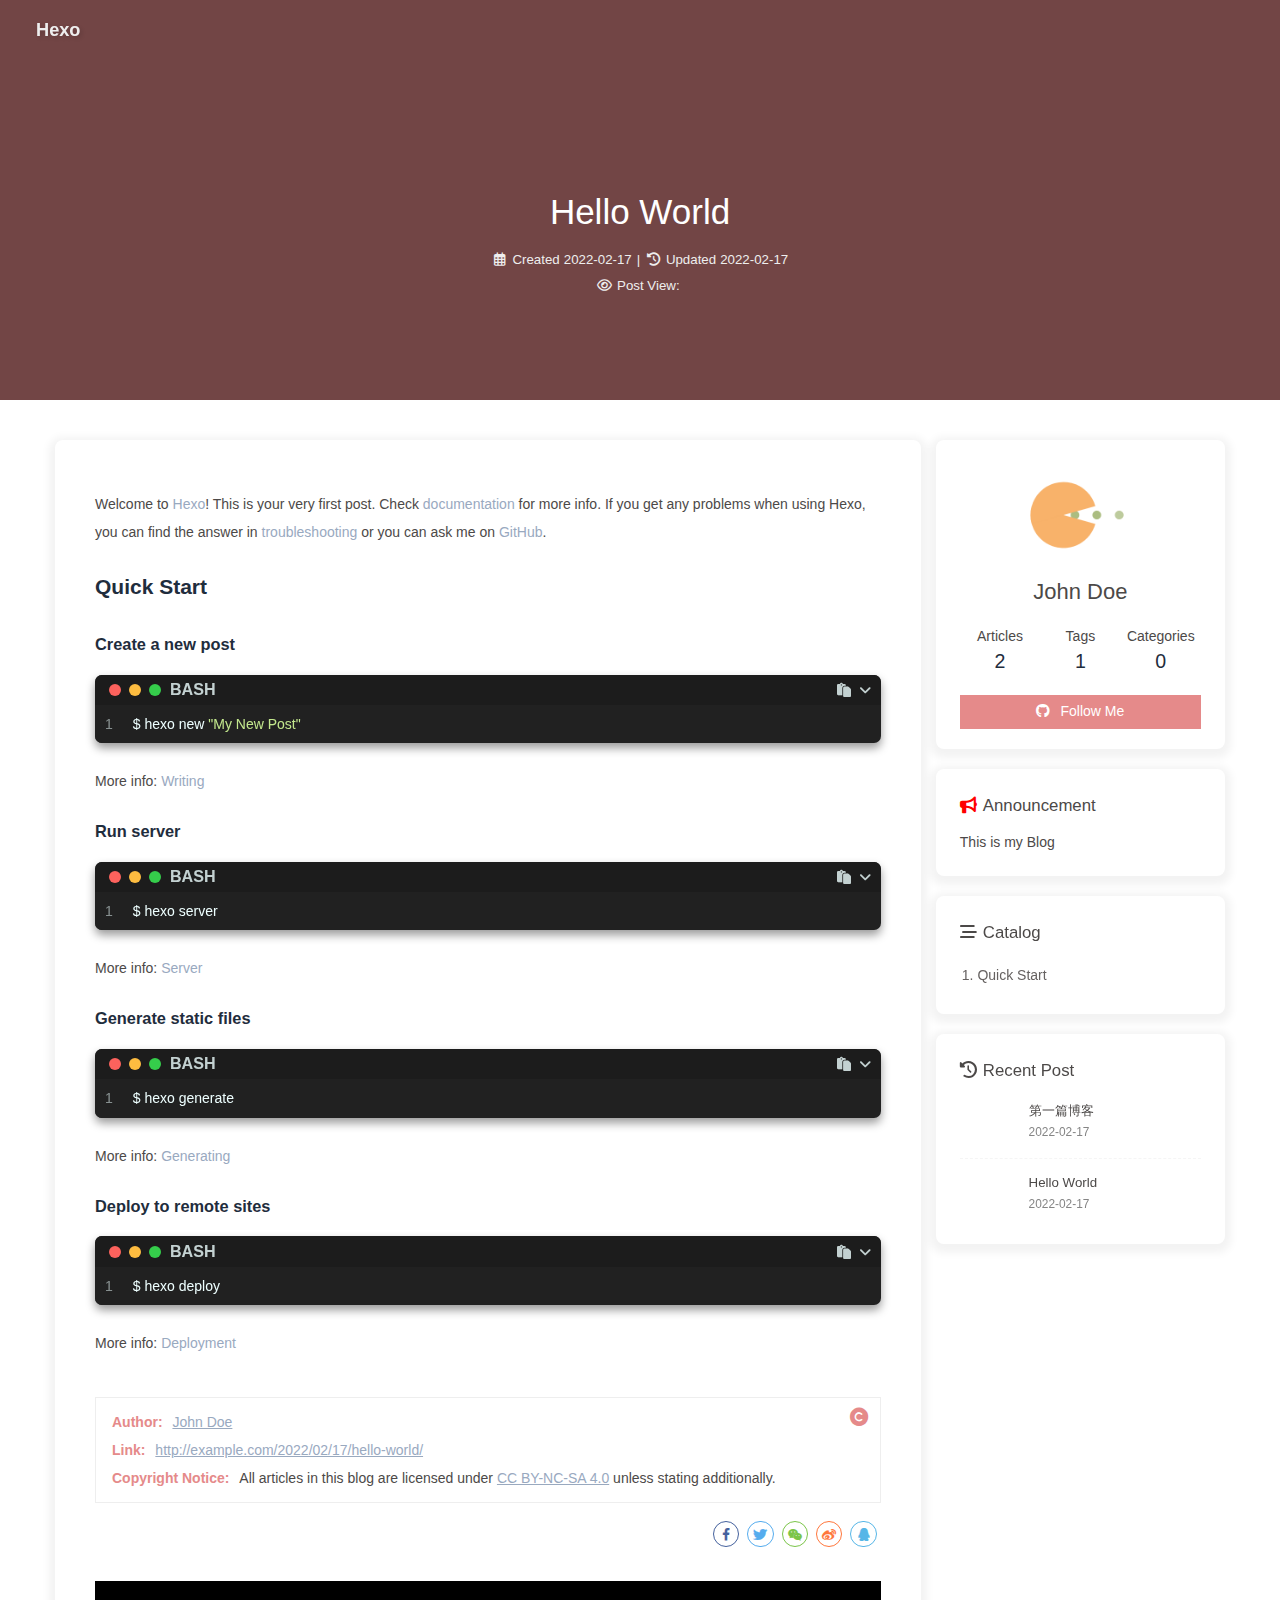
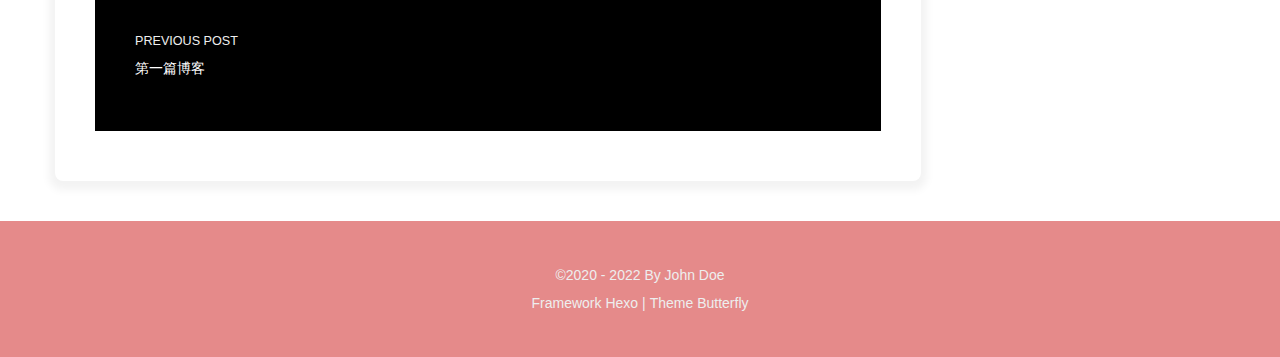
<file: 2022/02/17/hello-world/index.html>
<!DOCTYPE html><html lang="zh-Hans" data-theme="light"><head><meta charset="UTF-8"><meta http-equiv="X-UA-Compatible" content="IE=edge"><meta name="viewport" content="width=device-width, initial-scale=1.0, maximum-scale=1.0, user-scalable=no"><title>Hello World | Hexo</title><meta name="author" content="John Doe"><meta name="copyright" content="John Doe"><meta name="format-detection" content="telephone=no"><meta name="theme-color" content="#ffffff"><meta name="description" content="Welcome to Hexo! This is your very first post. Check documentation for more info. If you get any problems when using Hexo, you can find the answer in troubleshooting or you can ask me on GitHub. Quick">
<meta property="og:type" content="article">
<meta property="og:title" content="Hello World">
<meta property="og:url" content="http://example.com/2022/02/17/hello-world/index.html">
<meta property="og:site_name" content="Hexo">
<meta property="og:description" content="Welcome to Hexo! This is your very first post. Check documentation for more info. If you get any problems when using Hexo, you can find the answer in troubleshooting or you can ask me on GitHub. Quick">
<meta property="og:locale">
<meta property="og:image" content="[data-uri]">
<meta property="article:published_time" content="2022-02-17T15:48:15.102Z">
<meta property="article:modified_time" content="2022-02-17T15:48:15.102Z">
<meta property="article:author" content="John Doe">
<meta name="twitter:card" content="summary">
<meta name="twitter:image" content="[data-uri]"><link rel="shortcut icon" href="/img/favicon.png"><link rel="canonical" href="http://example.com/2022/02/17/hello-world/"><link rel="preconnect" href="//cdn.jsdelivr.net"/><link rel="preconnect" href="//busuanzi.ibruce.info"/><link rel="stylesheet" href="/css/index.css"><link rel="stylesheet" href="https://cdn.jsdelivr.net/npm/@fortawesome/fontawesome-free@6/css/all.min.css" media="print" onload="this.media='all'"><link rel="stylesheet" href="https://cdn.jsdelivr.net/npm/@fancyapps/ui/dist/fancybox.css" media="print" onload="this.media='all'"><script>const GLOBAL_CONFIG = { 
  root: '/',
  algolia: undefined,
  localSearch: undefined,
  translate: undefined,
  noticeOutdate: undefined,
  highlight: {"plugin":"highlighjs","highlightCopy":true,"highlightLang":true,"highlightHeightLimit":false},
  copy: {
    success: 'Copy successfully',
    error: 'Copy error',
    noSupport: 'The browser does not support'
  },
  relativeDate: {
    homepage: false,
    post: false
  },
  runtime: '',
  date_suffix: {
    just: 'Just',
    min: 'minutes ago',
    hour: 'hours ago',
    day: 'days ago',
    month: 'months ago'
  },
  copyright: undefined,
  lightbox: 'fancybox',
  Snackbar: undefined,
  source: {
    justifiedGallery: {
      js: 'https://cdn.jsdelivr.net/npm/flickr-justified-gallery@2/dist/fjGallery.min.js',
      css: 'https://cdn.jsdelivr.net/npm/flickr-justified-gallery@2/dist/fjGallery.min.css'
    }
  },
  isPhotoFigcaption: false,
  islazyload: false,
  isAnchor: false
}</script><script id="config-diff">var GLOBAL_CONFIG_SITE = {
  title: 'Hello World',
  isPost: true,
  isHome: false,
  isHighlightShrink: false,
  isToc: true,
  postUpdate: '2022-02-17 15:48:15'
}</script><noscript><style type="text/css">
  #nav {
    opacity: 1
  }
  .justified-gallery img {
    opacity: 1
  }

  #recent-posts time,
  #post-meta time {
    display: inline !important
  }
</style></noscript><script>(win=>{
    win.saveToLocal = {
      set: function setWithExpiry(key, value, ttl) {
        if (ttl === 0) return
        const now = new Date()
        const expiryDay = ttl * 86400000
        const item = {
          value: value,
          expiry: now.getTime() + expiryDay,
        }
        localStorage.setItem(key, JSON.stringify(item))
      },

      get: function getWithExpiry(key) {
        const itemStr = localStorage.getItem(key)

        if (!itemStr) {
          return undefined
        }
        const item = JSON.parse(itemStr)
        const now = new Date()

        if (now.getTime() > item.expiry) {
          localStorage.removeItem(key)
          return undefined
        }
        return item.value
      }
    }
  
    win.getScript = url => new Promise((resolve, reject) => {
      const script = document.createElement('script')
      script.src = url
      script.async = true
      script.onerror = reject
      script.onload = script.onreadystatechange = function() {
        const loadState = this.readyState
        if (loadState && loadState !== 'loaded' && loadState !== 'complete') return
        script.onload = script.onreadystatechange = null
        resolve()
      }
      document.head.appendChild(script)
    })
  
      win.activateDarkMode = function () {
        document.documentElement.setAttribute('data-theme', 'dark')
        if (document.querySelector('meta[name="theme-color"]') !== null) {
          document.querySelector('meta[name="theme-color"]').setAttribute('content', '#0d0d0d')
        }
      }
      win.activateLightMode = function () {
        document.documentElement.setAttribute('data-theme', 'light')
        if (document.querySelector('meta[name="theme-color"]') !== null) {
          document.querySelector('meta[name="theme-color"]').setAttribute('content', '#ffffff')
        }
      }
      const t = saveToLocal.get('theme')
    
          if (t === 'dark') activateDarkMode()
          else if (t === 'light') activateLightMode()
        
      const asideStatus = saveToLocal.get('aside-status')
      if (asideStatus !== undefined) {
        if (asideStatus === 'hide') {
          document.documentElement.classList.add('hide-aside')
        } else {
          document.documentElement.classList.remove('hide-aside')
        }
      }
    
    const detectApple = () => {
      if(/iPad|iPhone|iPod|Macintosh/.test(navigator.userAgent)){
        document.documentElement.classList.add('apple')
      }
    }
    detectApple()
    })(window)</script><meta name="generator" content="Hexo 6.0.0"><link rel="alternate" href="/atom.xml" title="Hexo" type="application/atom+xml">
</head><body><div id="sidebar"><div id="menu-mask"></div><div id="sidebar-menus"><div class="avatar-img is-center"><img src="https://i.loli.net/2021/02/24/5O1day2nriDzjSu.png" onerror="onerror=null;src='/img/friend_404.gif'" alt="avatar"/></div><div class="site-data is-center"><div class="data-item"><a href="/archives/"><div class="headline">Articles</div><div class="length-num">2</div></a></div><div class="data-item"><a href="/tags/"><div class="headline">Tags</div><div class="length-num">1</div></a></div><div class="data-item"><a href="/categories/"><div class="headline">Categories</div><div class="length-num">0</div></a></div></div><hr/></div></div><div class="post" id="body-wrap"><header class="post-bg" id="page-header" style="background-image: url('[data-uri]')"><nav id="nav"><span id="blog_name"><a id="site-name" href="/">Hexo</a></span><div id="menus"><div id="toggle-menu"><a class="site-page"><i class="fas fa-bars fa-fw"></i></a></div></div></nav><div id="post-info"><h1 class="post-title">Hello World</h1><div id="post-meta"><div class="meta-firstline"><span class="post-meta-date"><i class="far fa-calendar-alt fa-fw post-meta-icon"></i><span class="post-meta-label">Created</span><time class="post-meta-date-created" datetime="2022-02-17T15:48:15.102Z" title="Created 2022-02-17 15:48:15">2022-02-17</time><span class="post-meta-separator">|</span><i class="fas fa-history fa-fw post-meta-icon"></i><span class="post-meta-label">Updated</span><time class="post-meta-date-updated" datetime="2022-02-17T15:48:15.102Z" title="Updated 2022-02-17 15:48:15">2022-02-17</time></span></div><div class="meta-secondline"><span class="post-meta-separator">|</span><span class="post-meta-pv-cv" id="" data-flag-title="Hello World"><i class="far fa-eye fa-fw post-meta-icon"></i><span class="post-meta-label">Post View:</span><span id="busuanzi_value_page_pv"></span></span></div></div></div></header><main class="layout" id="content-inner"><div id="post"><article class="post-content" id="article-container"><p>Welcome to <a target="_blank" rel="noopener" href="https://hexo.io/">Hexo</a>! This is your very first post. Check <a target="_blank" rel="noopener" href="https://hexo.io/docs/">documentation</a> for more info. If you get any problems when using Hexo, you can find the answer in <a target="_blank" rel="noopener" href="https://hexo.io/docs/troubleshooting.html">troubleshooting</a> or you can ask me on <a target="_blank" rel="noopener" href="https://github.com/hexojs/hexo/issues">GitHub</a>.</p>
<h2 id="Quick-Start"><a href="#Quick-Start" class="headerlink" title="Quick Start"></a>Quick Start</h2><h3 id="Create-a-new-post"><a href="#Create-a-new-post" class="headerlink" title="Create a new post"></a>Create a new post</h3><figure class="highlight bash"><table><tr><td class="gutter"><pre><span class="line">1</span><br></pre></td><td class="code"><pre><span class="line">$ hexo new <span class="string">&quot;My New Post&quot;</span></span><br></pre></td></tr></table></figure>

<p>More info: <a target="_blank" rel="noopener" href="https://hexo.io/docs/writing.html">Writing</a></p>
<h3 id="Run-server"><a href="#Run-server" class="headerlink" title="Run server"></a>Run server</h3><figure class="highlight bash"><table><tr><td class="gutter"><pre><span class="line">1</span><br></pre></td><td class="code"><pre><span class="line">$ hexo server</span><br></pre></td></tr></table></figure>

<p>More info: <a target="_blank" rel="noopener" href="https://hexo.io/docs/server.html">Server</a></p>
<h3 id="Generate-static-files"><a href="#Generate-static-files" class="headerlink" title="Generate static files"></a>Generate static files</h3><figure class="highlight bash"><table><tr><td class="gutter"><pre><span class="line">1</span><br></pre></td><td class="code"><pre><span class="line">$ hexo generate</span><br></pre></td></tr></table></figure>

<p>More info: <a target="_blank" rel="noopener" href="https://hexo.io/docs/generating.html">Generating</a></p>
<h3 id="Deploy-to-remote-sites"><a href="#Deploy-to-remote-sites" class="headerlink" title="Deploy to remote sites"></a>Deploy to remote sites</h3><figure class="highlight bash"><table><tr><td class="gutter"><pre><span class="line">1</span><br></pre></td><td class="code"><pre><span class="line">$ hexo deploy</span><br></pre></td></tr></table></figure>

<p>More info: <a target="_blank" rel="noopener" href="https://hexo.io/docs/one-command-deployment.html">Deployment</a></p>
</article><div class="post-copyright"><div class="post-copyright__author"><span class="post-copyright-meta">Author: </span><span class="post-copyright-info"><a href="mailto:undefined">John Doe</a></span></div><div class="post-copyright__type"><span class="post-copyright-meta">Link: </span><span class="post-copyright-info"><a href="http://example.com/2022/02/17/hello-world/">http://example.com/2022/02/17/hello-world/</a></span></div><div class="post-copyright__notice"><span class="post-copyright-meta">Copyright Notice: </span><span class="post-copyright-info">All articles in this blog are licensed under <a target="_blank" rel="noopener" href="https://creativecommons.org/licenses/by-nc-sa/4.0/">CC BY-NC-SA 4.0</a> unless stating additionally.</span></div></div><div class="tag_share"><div class="post-meta__tag-list"></div><div class="post_share"><div class="social-share" data-image="[data-uri]" data-sites="facebook,twitter,wechat,weibo,qq"></div><link rel="stylesheet" href="https://cdn.jsdelivr.net/npm/social-share.js/dist/css/share.min.css" media="print" onload="this.media='all'"><script src="https://cdn.jsdelivr.net/npm/social-share.js/dist/js/social-share.min.js" defer></script></div></div><nav class="pagination-post" id="pagination"><div class="prev-post pull-full"><a href="/2022/02/17/%E7%AC%AC%E4%B8%80%E7%AF%87%E5%8D%9A%E5%AE%A2/"><img class="prev-cover" src="[data-uri]" onerror="onerror=null;src='/img/404.jpg'" alt="cover of previous post"><div class="pagination-info"><div class="label">Previous Post</div><div class="prev_info">第一篇博客</div></div></a></div></nav></div><div class="aside-content" id="aside-content"><div class="card-widget card-info"><div class="is-center"><div class="avatar-img"><img src="https://i.loli.net/2021/02/24/5O1day2nriDzjSu.png" onerror="this.onerror=null;this.src='/img/friend_404.gif'" alt="avatar"/></div><div class="author-info__name">John Doe</div><div class="author-info__description"></div></div><div class="card-info-data is-center"><div class="card-info-data-item"><a href="/archives/"><div class="headline">Articles</div><div class="length-num">2</div></a></div><div class="card-info-data-item"><a href="/tags/"><div class="headline">Tags</div><div class="length-num">1</div></a></div><div class="card-info-data-item"><a href="/categories/"><div class="headline">Categories</div><div class="length-num">0</div></a></div></div><a id="card-info-btn" target="_blank" rel="noopener" href="https://github.com/xxxxxx"><i class="fab fa-github"></i><span>Follow Me</span></a></div><div class="card-widget card-announcement"><div class="item-headline"><i class="fas fa-bullhorn fa-shake"></i><span>Announcement</span></div><div class="announcement_content">This is my Blog</div></div><div class="sticky_layout"><div class="card-widget" id="card-toc"><div class="item-headline"><i class="fas fa-stream"></i><span>Catalog</span><span class="toc-percentage"></span></div><div class="toc-content"><ol class="toc"><li class="toc-item toc-level-2"><a class="toc-link" href="#Quick-Start"><span class="toc-number">1.</span> <span class="toc-text">Quick Start</span></a><ol class="toc-child"><li class="toc-item toc-level-3"><a class="toc-link" href="#Create-a-new-post"><span class="toc-number">1.1.</span> <span class="toc-text">Create a new post</span></a></li><li class="toc-item toc-level-3"><a class="toc-link" href="#Run-server"><span class="toc-number">1.2.</span> <span class="toc-text">Run server</span></a></li><li class="toc-item toc-level-3"><a class="toc-link" href="#Generate-static-files"><span class="toc-number">1.3.</span> <span class="toc-text">Generate static files</span></a></li><li class="toc-item toc-level-3"><a class="toc-link" href="#Deploy-to-remote-sites"><span class="toc-number">1.4.</span> <span class="toc-text">Deploy to remote sites</span></a></li></ol></li></ol></div></div><div class="card-widget card-recent-post"><div class="item-headline"><i class="fas fa-history"></i><span>Recent Post</span></div><div class="aside-list"><div class="aside-list-item"><a class="thumbnail" href="/2022/02/17/%E7%AC%AC%E4%B8%80%E7%AF%87%E5%8D%9A%E5%AE%A2/" title="第一篇博客"><img src="[data-uri]" onerror="this.onerror=null;this.src='/img/404.jpg'" alt="第一篇博客"/></a><div class="content"><a class="title" href="/2022/02/17/%E7%AC%AC%E4%B8%80%E7%AF%87%E5%8D%9A%E5%AE%A2/" title="第一篇博客">第一篇博客</a><time datetime="2022-02-17T23:17:34.000Z" title="Created 2022-02-17 23:17:34">2022-02-17</time></div></div><div class="aside-list-item"><a class="thumbnail" href="/2022/02/17/hello-world/" title="Hello World"><img src="[data-uri]" onerror="this.onerror=null;this.src='/img/404.jpg'" alt="Hello World"/></a><div class="content"><a class="title" href="/2022/02/17/hello-world/" title="Hello World">Hello World</a><time datetime="2022-02-17T15:48:15.102Z" title="Created 2022-02-17 15:48:15">2022-02-17</time></div></div></div></div></div></div></main><footer id="footer"><div id="footer-wrap"><div class="copyright">&copy;2020 - 2022 By John Doe</div><div class="framework-info"><span>Framework </span><a target="_blank" rel="noopener" href="https://hexo.io">Hexo</a><span class="footer-separator">|</span><span>Theme </span><a target="_blank" rel="noopener" href="https://github.com/jerryc127/hexo-theme-butterfly">Butterfly</a></div></div></footer></div><div id="rightside"><div id="rightside-config-hide"><button id="readmode" type="button" title="Read Mode"><i class="fas fa-book-open"></i></button><button id="darkmode" type="button" title="Toggle Between Light And Dark Mode"><i class="fas fa-adjust"></i></button><button id="hide-aside-btn" type="button" title="Toggle between single-column and double-column"><i class="fas fa-arrows-alt-h"></i></button></div><div id="rightside-config-show"><button id="rightside_config" type="button" title="Setting"><i class="fas fa-cog fa-spin"></i></button><button class="close" id="mobile-toc-button" type="button" title="Table Of Contents"><i class="fas fa-list-ul"></i></button><button id="go-up" type="button" title="Back To Top"><i class="fas fa-arrow-up"></i></button></div></div><div><script src="/js/utils.js"></script><script src="/js/main.js"></script><script src="https://cdn.jsdelivr.net/npm/@fancyapps/ui/dist/fancybox.umd.js"></script><div class="js-pjax"></div><script async data-pjax src="//busuanzi.ibruce.info/busuanzi/2.3/busuanzi.pure.mini.js"></script></div></body></html>
</file>
